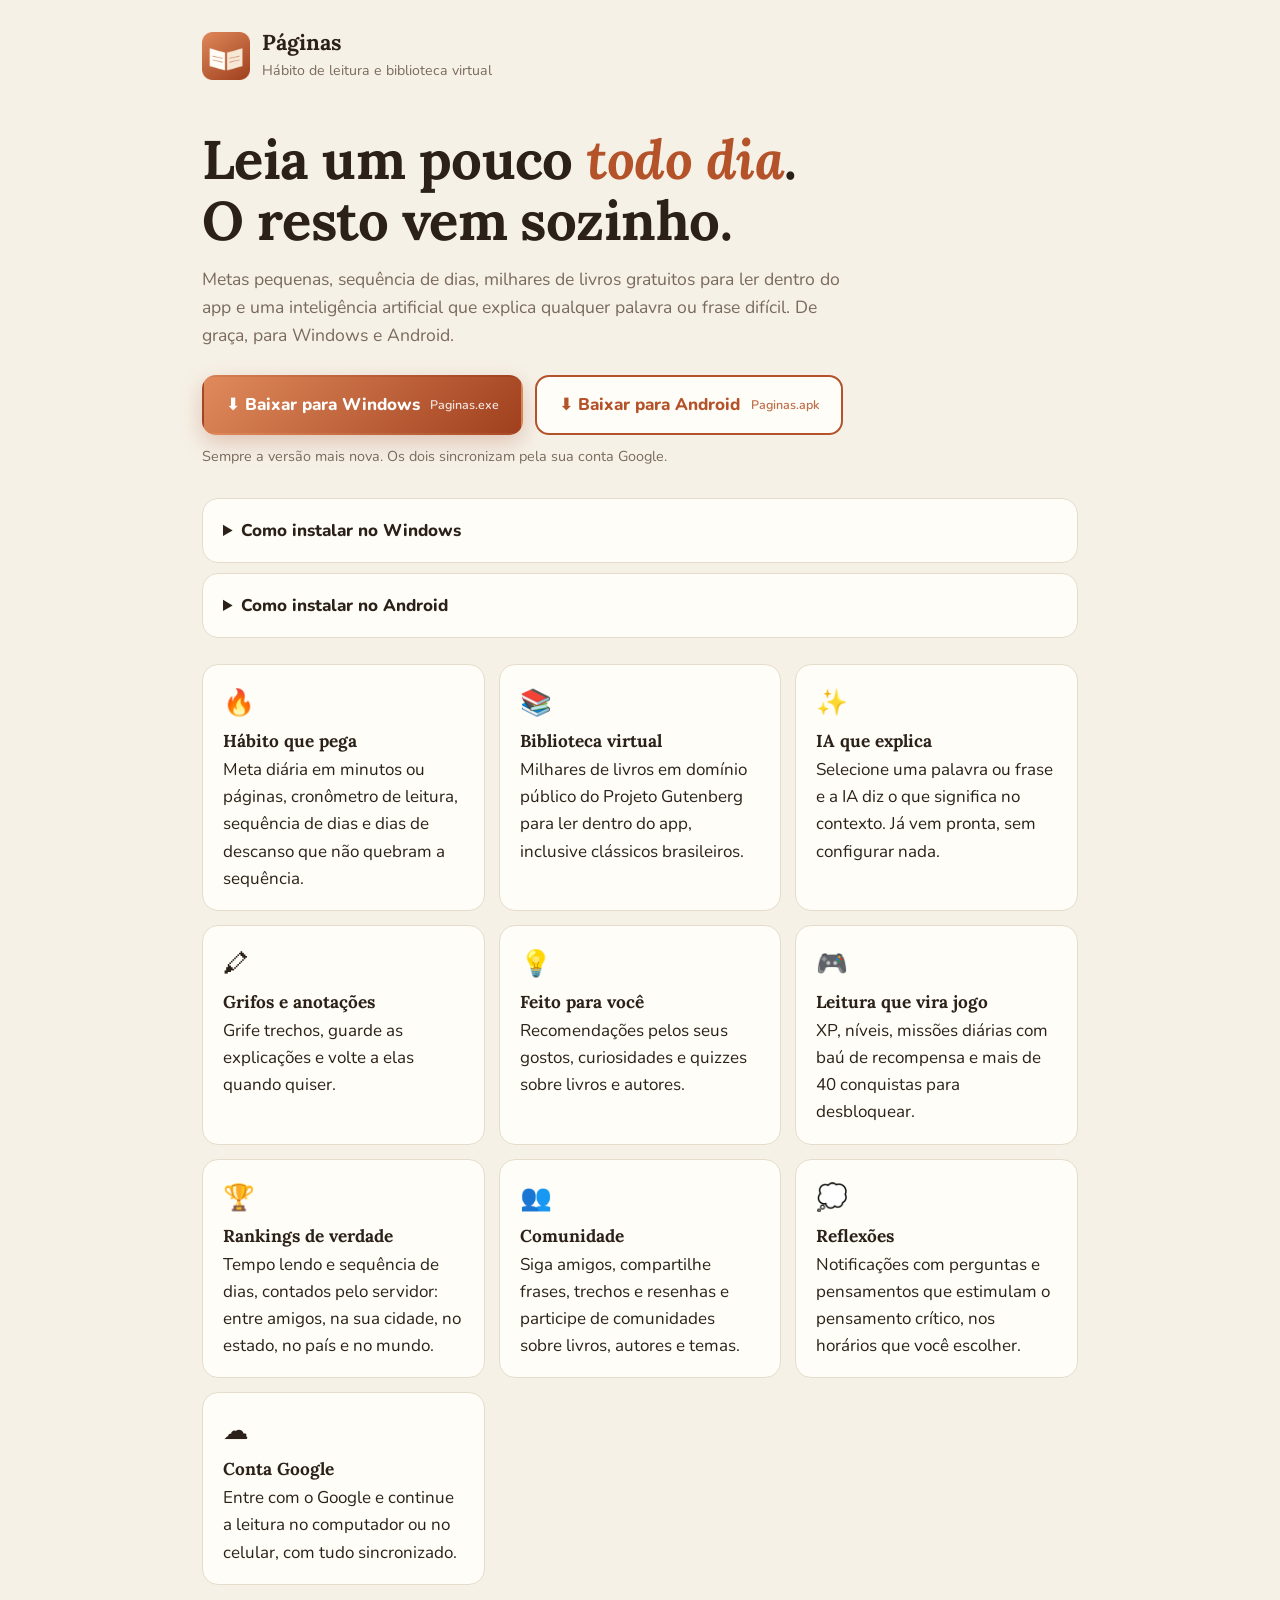
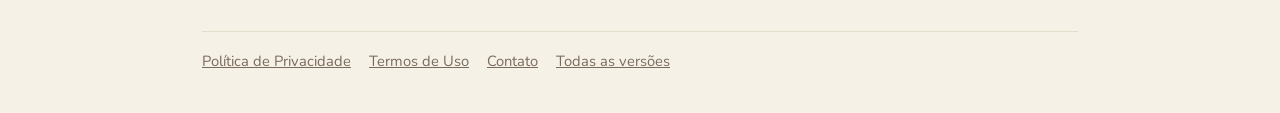
<file: docs/index.html>
<!doctype html>
<html lang="pt-BR"><head><meta charset="utf-8"><meta name="viewport" content="width=device-width,initial-scale=1">
<title>Páginas: hábito de leitura e biblioteca virtual</title>
<meta name="description" content="Crie o hábito de ler: metas diárias, milhares de livros gratuitos para ler no app e uma IA que explica os trechos difíceis. Para Windows e Android.">
<link rel="icon" href="icone.png">
<link rel="preconnect" href="https://fonts.googleapis.com"><link rel="preconnect" href="https://fonts.gstatic.com" crossorigin>
<link href="https://fonts.googleapis.com/css2?family=Lora:ital,wght@0,700;1,700&family=Nunito:wght@400;600;800&display=swap" rel="stylesheet">
<link rel="stylesheet" href="estilo.css"></head>
<body><main>
<header><img src="icone.png" alt=""><div><b>Páginas</b><small>Hábito de leitura e biblioteca virtual</small></div></header>
<h1>Leia um pouco <em>todo dia</em>.<br>O resto vem sozinho.</h1>
<p class="sub">Metas pequenas, sequência de dias, milhares de livros gratuitos para ler dentro do app e uma inteligência artificial que explica qualquer palavra ou frase difícil. De graça, para Windows e Android.</p>
<div class="bts">
  <a class="btn" id="bWin" href="https://github.com/LimaBat/Paginas/releases/latest/download/Paginas.exe">⬇ Baixar para Windows<small>Paginas.exe</small></a>
  <a class="btn" id="bAnd" href="https://github.com/LimaBat/Paginas/releases/latest/download/Paginas.apk">⬇ Baixar para Android<small>Paginas.apk</small></a>
</div>
<p class="nota" id="ver">Sempre a versão mais nova. Os dois sincronizam pela sua conta Google.</p>

<details class="card"><summary>Como instalar no Windows</summary>
<ol>
<li>Clique em <b>Baixar para Windows</b>. Se o navegador perguntar, escolha <b>Manter</b>.</li>
<li>Dê dois cliques em <b>Paginas.exe</b>. Se aparecer "O Windows protegeu o computador", clique em <b>Mais informações &gt; Executar assim mesmo</b>.</li>
<li>Se o antivírus reclamar, é um alarme falso comum em programas novos sem assinatura digital: o código do Páginas é aberto e pode ser conferido no GitHub. Você também pode usar a <a href="https://github.com/LimaBat/Paginas/releases/latest/download/Paginas.bat">versão Paginas.bat</a>, que faz exatamente o mesmo.</li>
<li>Pronto: o Páginas abre numa janela própria e cria um atalho com o ícone do Páginas na Área de Trabalho e no menu Iniciar. Não precisa instalar mais nada.</li>
</ol></details>
<details class="card"><summary>Como instalar no Android</summary>
<ol>
<li>No celular, toque em <b>Baixar para Android</b> e abra o arquivo <b>Paginas.apk</b> quando o download terminar.</li>
<li>Se aparecer "Por segurança, seu telefone não tem permissão para instalar apps desta fonte", toque em <b>Configurações</b>, ative <b>Permitir desta fonte</b> e volte.</li>
<li>Toque em <b>Instalar</b>. Se o Google Play Protect avisar sobre um app desconhecido, toque em <b>Mais detalhes &gt; Instalar mesmo assim</b>.</li>
</ol>
<p class="nota" style="margin:8px 0 0">Funciona no Android 8 ou mais novo. O app avisa quando sair uma versão nova.</p></details>

<div class="cards">
<div class="card"><span class="e">🔥</span><b>Hábito que pega</b>Meta diária em minutos ou páginas, cronômetro de leitura, sequência de dias e dias de descanso que não quebram a sequência.</div>
<div class="card"><span class="e">📚</span><b>Biblioteca virtual</b>Milhares de livros em domínio público do Projeto Gutenberg para ler dentro do app, inclusive clássicos brasileiros.</div>
<div class="card"><span class="e">✨</span><b>IA que explica</b>Selecione uma palavra ou frase e a IA diz o que significa no contexto. Já vem pronta, sem configurar nada.</div>
<div class="card"><span class="e">🖍</span><b>Grifos e anotações</b>Grife trechos, guarde as explicações e volte a elas quando quiser.</div>
<div class="card"><span class="e">💡</span><b>Feito para você</b>Recomendações pelos seus gostos, curiosidades e quizzes sobre livros e autores.</div>
<div class="card"><span class="e">🎮</span><b>Leitura que vira jogo</b>XP, níveis, missões diárias com baú de recompensa e mais de 40 conquistas para desbloquear.</div>
<div class="card"><span class="e">🏆</span><b>Rankings de verdade</b>Tempo lendo e sequência de dias, contados pelo servidor: entre amigos, na sua cidade, no estado, no país e no mundo.</div>
<div class="card"><span class="e">👥</span><b>Comunidade</b>Siga amigos, compartilhe frases, trechos e resenhas e participe de comunidades sobre livros, autores e temas.</div>
<div class="card"><span class="e">💭</span><b>Reflexões</b>Notificações com perguntas e pensamentos que estimulam o pensamento crítico, nos horários que você escolher.</div>
<div class="card"><span class="e">☁️</span><b>Conta Google</b>Entre com o Google e continue a leitura no computador ou no celular, com tudo sincronizado.</div>
</div>

<footer><a href="privacidade.html">Política de Privacidade</a><a href="termos.html">Termos de Uso</a><a href="https://github.com/LimaBat/Paginas/issues">Contato</a><a href="https://github.com/LimaBat/Paginas/releases">Todas as versões</a></footer>
</main>
<script>
(function () {
  var ua = navigator.userAgent, and = /Android/i.test(ua);
  document.getElementById(and ? 'bAnd' : 'bWin').classList.add('principal');
  if (and) { var a = document.getElementById('bAnd'); a.parentNode.insertBefore(a, a.parentNode.firstChild); }
  fetch('https://api.github.com/repos/LimaBat/Paginas/releases/latest').then(function (r) { return r.ok ? r.json() : null; }).then(function (j) {
    if (j && j.tag_name) document.getElementById('ver').textContent = 'Versão ' + j.tag_name.replace(/^v/i, '') + '. Os dois sincronizam pela sua conta Google.';
  }).catch(function () {});
})();
</script>
</body></html>
</file>
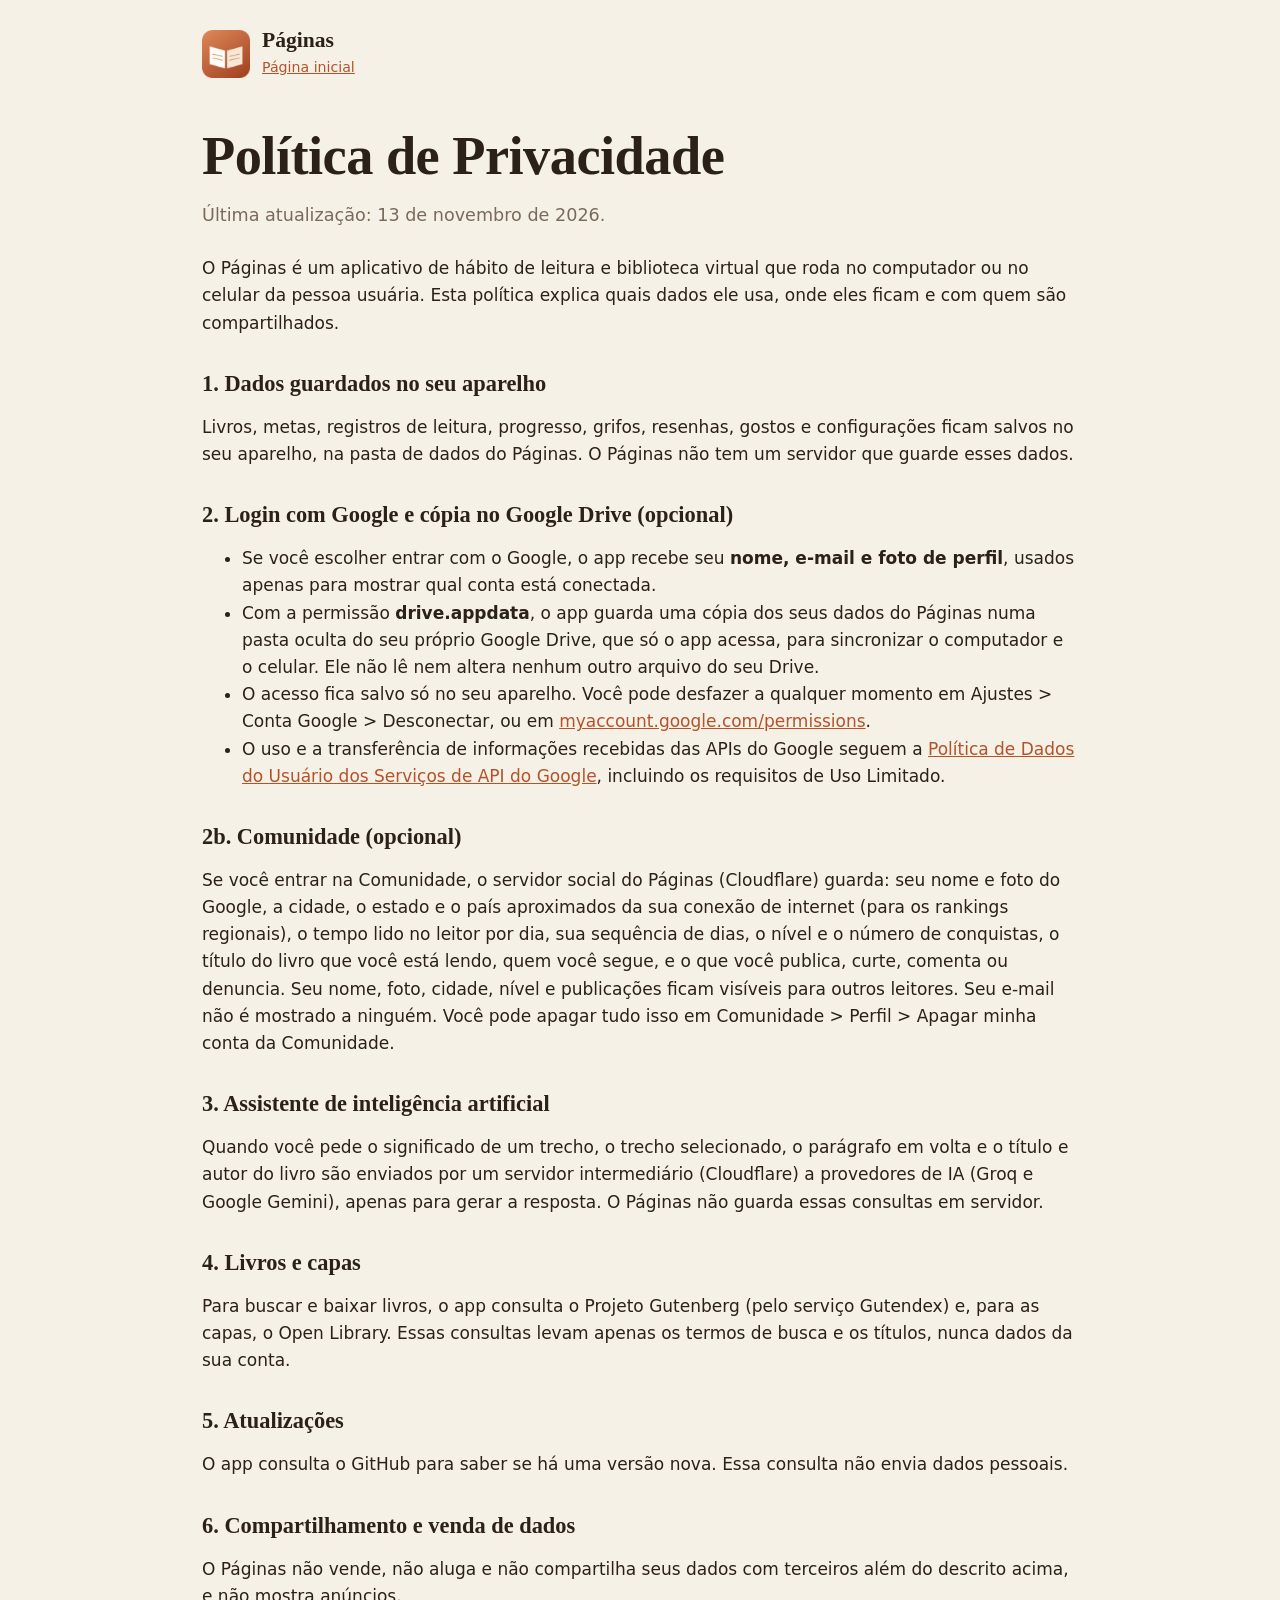
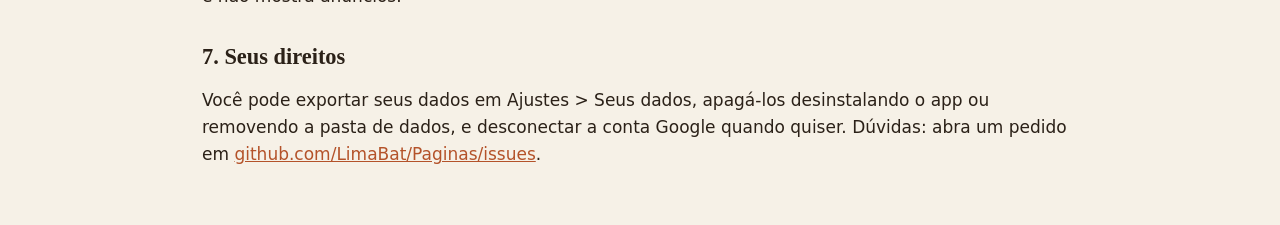
<file: docs/privacidade.html>
<!doctype html>
<html lang="pt-BR"><head><meta charset="utf-8"><meta name="viewport" content="width=device-width,initial-scale=1">
<title>Política de Privacidade · Páginas</title><link rel="icon" href="icone.png"><link rel="stylesheet" href="estilo.css"></head>
<body><main>
<header><img src="icone.png" alt=""><div><b>Páginas</b><small><a href="index.html">Página inicial</a></small></div></header>
<h1>Política de Privacidade</h1>
<p class="sub">Última atualização: 13 de novembro de 2026.</p>
<p>O Páginas é um aplicativo de hábito de leitura e biblioteca virtual que roda no computador ou no celular da pessoa usuária. Esta política explica quais dados ele usa, onde eles ficam e com quem são compartilhados.</p>
<h2>1. Dados guardados no seu aparelho</h2>
<p>Livros, metas, registros de leitura, progresso, grifos, resenhas, gostos e configurações ficam salvos no seu aparelho, na pasta de dados do Páginas. O Páginas não tem um servidor que guarde esses dados.</p>
<h2>2. Login com Google e cópia no Google Drive (opcional)</h2>
<ul>
<li>Se você escolher entrar com o Google, o app recebe seu <b>nome, e-mail e foto de perfil</b>, usados apenas para mostrar qual conta está conectada.</li>
<li>Com a permissão <b>drive.appdata</b>, o app guarda uma cópia dos seus dados do Páginas numa pasta oculta do seu próprio Google Drive, que só o app acessa, para sincronizar o computador e o celular. Ele não lê nem altera nenhum outro arquivo do seu Drive.</li>
<li>O acesso fica salvo só no seu aparelho. Você pode desfazer a qualquer momento em Ajustes &gt; Conta Google &gt; Desconectar, ou em <a href="https://myaccount.google.com/permissions">myaccount.google.com/permissions</a>.</li>
<li>O uso e a transferência de informações recebidas das APIs do Google seguem a <a href="https://developers.google.com/terms/api-services-user-data-policy">Política de Dados do Usuário dos Serviços de API do Google</a>, incluindo os requisitos de Uso Limitado.</li>
</ul>
<h2>2b. Comunidade (opcional)</h2>
<p>Se você entrar na Comunidade, o servidor social do Páginas (Cloudflare) guarda: seu nome e foto do Google, a cidade, o estado e o país aproximados da sua conexão de internet (para os rankings regionais), o tempo lido no leitor por dia, sua sequência de dias, o nível e o número de conquistas, o título do livro que você está lendo, quem você segue, e o que você publica, curte, comenta ou denuncia. Seu nome, foto, cidade, nível e publicações ficam visíveis para outros leitores. Seu e-mail não é mostrado a ninguém. Você pode apagar tudo isso em Comunidade &gt; Perfil &gt; Apagar minha conta da Comunidade.</p>
<h2>3. Assistente de inteligência artificial</h2>
<p>Quando você pede o significado de um trecho, o trecho selecionado, o parágrafo em volta e o título e autor do livro são enviados por um servidor intermediário (Cloudflare) a provedores de IA (Groq e Google Gemini), apenas para gerar a resposta. O Páginas não guarda essas consultas em servidor.</p>
<h2>4. Livros e capas</h2>
<p>Para buscar e baixar livros, o app consulta o Projeto Gutenberg (pelo serviço Gutendex) e, para as capas, o Open Library. Essas consultas levam apenas os termos de busca e os títulos, nunca dados da sua conta.</p>
<h2>5. Atualizações</h2>
<p>O app consulta o GitHub para saber se há uma versão nova. Essa consulta não envia dados pessoais.</p>
<h2>6. Compartilhamento e venda de dados</h2>
<p>O Páginas não vende, não aluga e não compartilha seus dados com terceiros além do descrito acima, e não mostra anúncios.</p>
<h2>7. Seus direitos</h2>
<p>Você pode exportar seus dados em Ajustes &gt; Seus dados, apagá-los desinstalando o app ou removendo a pasta de dados, e desconectar a conta Google quando quiser. Dúvidas: abra um pedido em <a href="https://github.com/LimaBat/Paginas/issues">github.com/LimaBat/Paginas/issues</a>.</p>
</main></body></html>
</file>
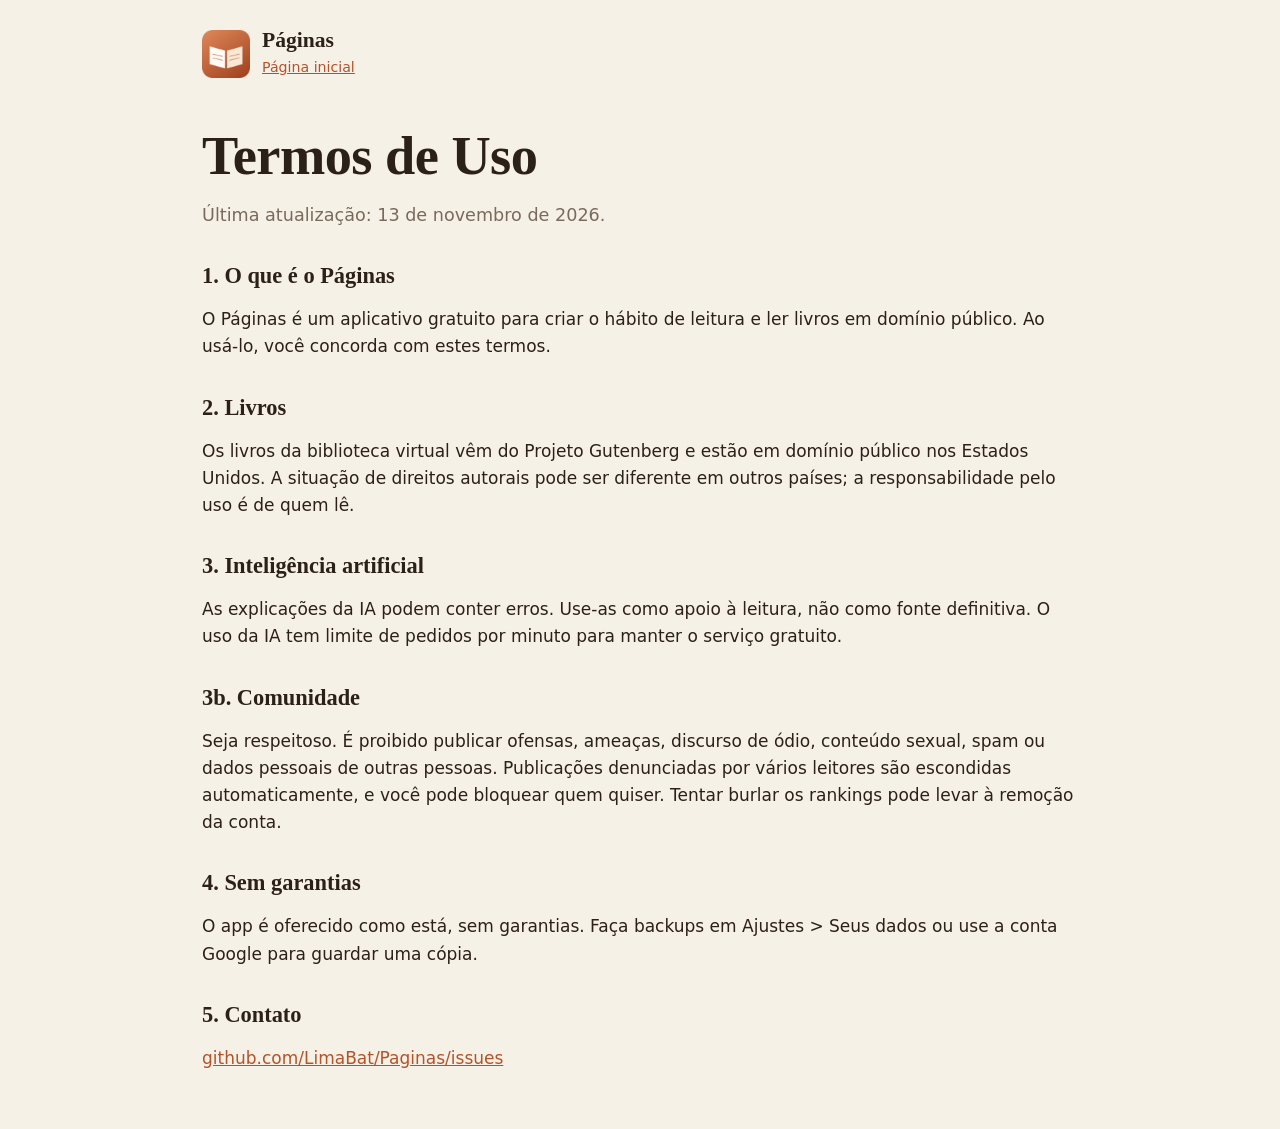
<file: docs/termos.html>
<!doctype html>
<html lang="pt-BR"><head><meta charset="utf-8"><meta name="viewport" content="width=device-width,initial-scale=1">
<title>Termos de Uso · Páginas</title><link rel="icon" href="icone.png"><link rel="stylesheet" href="estilo.css"></head>
<body><main>
<header><img src="icone.png" alt=""><div><b>Páginas</b><small><a href="index.html">Página inicial</a></small></div></header>
<h1>Termos de Uso</h1>
<p class="sub">Última atualização: 13 de novembro de 2026.</p>
<h2>1. O que é o Páginas</h2>
<p>O Páginas é um aplicativo gratuito para criar o hábito de leitura e ler livros em domínio público. Ao usá-lo, você concorda com estes termos.</p>
<h2>2. Livros</h2>
<p>Os livros da biblioteca virtual vêm do Projeto Gutenberg e estão em domínio público nos Estados Unidos. A situação de direitos autorais pode ser diferente em outros países; a responsabilidade pelo uso é de quem lê.</p>
<h2>3. Inteligência artificial</h2>
<p>As explicações da IA podem conter erros. Use-as como apoio à leitura, não como fonte definitiva. O uso da IA tem limite de pedidos por minuto para manter o serviço gratuito.</p>
<h2>3b. Comunidade</h2>
<p>Seja respeitoso. É proibido publicar ofensas, ameaças, discurso de ódio, conteúdo sexual, spam ou dados pessoais de outras pessoas. Publicações denunciadas por vários leitores são escondidas automaticamente, e você pode bloquear quem quiser. Tentar burlar os rankings pode levar à remoção da conta.</p>
<h2>4. Sem garantias</h2>
<p>O app é oferecido como está, sem garantias. Faça backups em Ajustes &gt; Seus dados ou use a conta Google para guardar uma cópia.</p>
<h2>5. Contato</h2>
<p><a href="https://github.com/LimaBat/Paginas/issues">github.com/LimaBat/Paginas/issues</a></p>
</main></body></html>
</file>
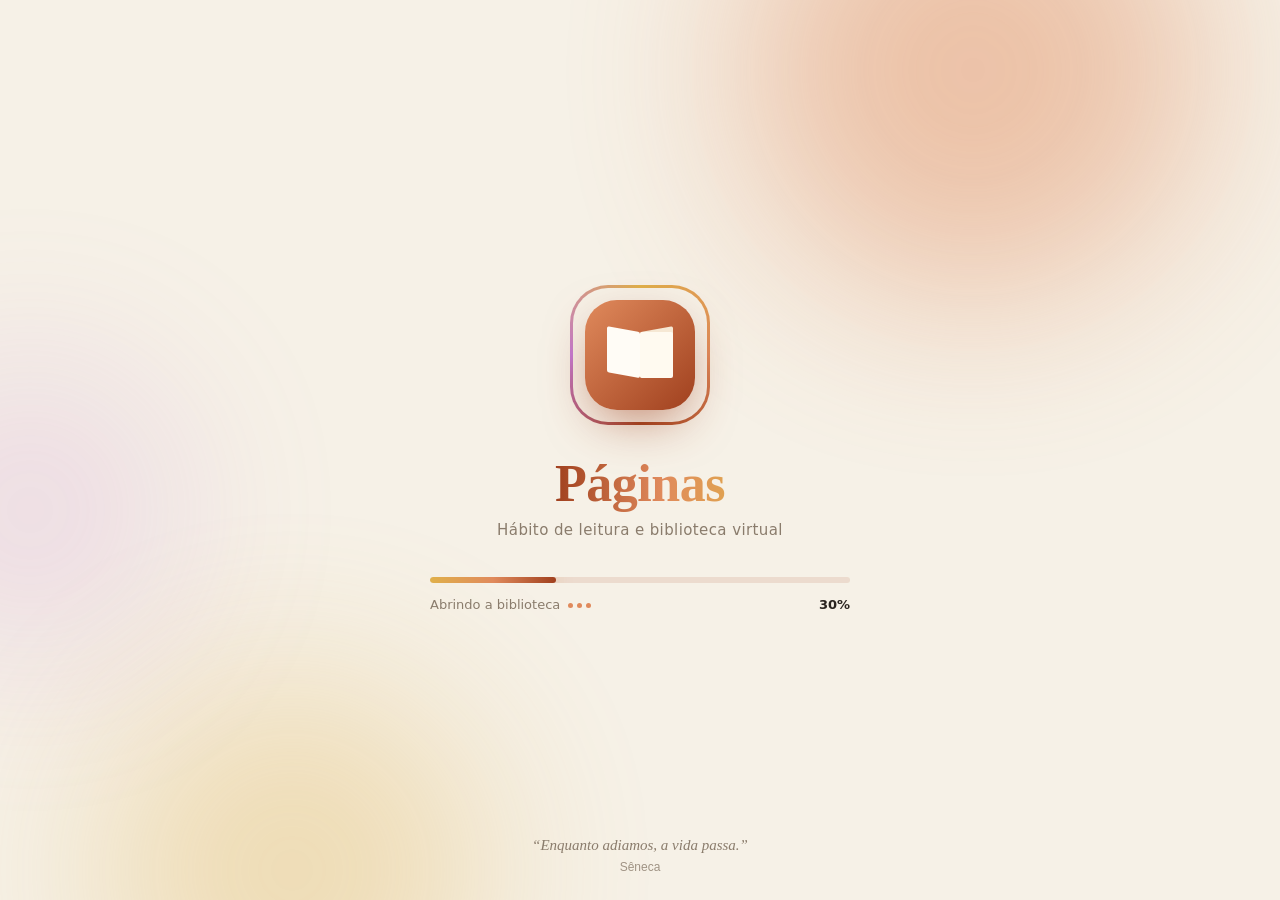
<file: ferramentas/abertura.html>
<!doctype html>
<html lang="pt-BR"><head><meta charset="utf-8"><meta name="viewport" content="width=device-width,initial-scale=1"><title>Páginas</title>
<style>
*{box-sizing:border-box;margin:0;padding:0}
html,body{height:100%;overflow:hidden}
:root{--bg:#f6f1e7;--ink:#2a2420;--mut:#8a7c6c;--a1:#e08a5c;--a2:#a0401e;--a3:#e0b04a;--trilho:rgba(160,64,30,.12);--card:#fffdf8}
@media(prefers-color-scheme:dark){:root{--bg:#14110e;--ink:#f0e8db;--mut:#a39886;--trilho:rgba(240,232,219,.12);--card:#25211d}}
body{background:var(--bg);color:var(--ink);font-family:"Segoe UI",system-ui,sans-serif;display:grid;place-items:center;position:relative;transition:opacity .55s ease,transform .55s ease;user-select:none;cursor:default}
body.saindo{opacity:0;transform:scale(1.03)}
.orb{position:fixed;border-radius:50%;filter:blur(90px);opacity:.45;animation:flut 16s ease-in-out infinite}
.orb.a{width:460px;height:460px;background:var(--a1);top:-160px;right:6%}
.orb.b{width:380px;height:380px;background:var(--a3);bottom:-160px;left:8%;animation-delay:-6s;animation-duration:20s;opacity:.32}
.orb.c{width:300px;height:300px;background:#c47bd6;top:40%;left:-120px;animation-delay:-11s;animation-duration:24s;opacity:.18}
@keyframes flut{0%,100%{transform:translate(0,0) scale(1)}50%{transform:translate(40px,-30px) scale(1.12)}}
#letras{position:fixed;inset:0;overflow:hidden;pointer-events:none}
#letras i{position:absolute;bottom:-60px;font:italic 700 22px Georgia,serif;color:var(--a2);opacity:0;animation:voa linear infinite}
@keyframes voa{0%{transform:translateY(0) rotate(0);opacity:0}12%{opacity:.22}85%{opacity:.14}100%{transform:translateY(-115vh) rotate(var(--r));opacity:0}}
.centro{position:relative;z-index:2;display:flex;flex-direction:column;align-items:center;text-align:center;padding:24px;animation:entra .9s cubic-bezier(.2,.8,.2,1) both}
@keyframes entra{from{opacity:0;transform:translateY(18px) scale(.97)}}
.logo{position:relative;width:140px;height:140px;display:grid;place-items:center;margin-bottom:30px}
.anel{position:absolute;inset:0;border-radius:38px;background:conic-gradient(from 0deg,var(--a3),var(--a1),var(--a2),#c47bd6,var(--a3));animation:gira 3.4s linear infinite}
.anel::after{content:"";position:absolute;inset:3px;border-radius:35px;background:var(--bg)}
.pulso{position:absolute;inset:-8px;border-radius:46px;border:2px solid var(--a1);opacity:0;animation:pulso 2.4s ease-out infinite}
.pulso.b{animation-delay:1.2s}
@keyframes gira{to{transform:rotate(360deg)}}
@keyframes pulso{0%{transform:scale(.9);opacity:.7}100%{transform:scale(1.5);opacity:0}}
.nucleo{position:relative;width:110px;height:110px;border-radius:32px;background:linear-gradient(135deg,var(--a1),var(--a2));display:grid;place-items:center;box-shadow:0 18px 50px -12px rgba(160,64,30,.65);animation:flutua 3s ease-in-out infinite;perspective:300px}
@keyframes flutua{50%{transform:translateY(-6px)}}
.livro{position:relative;width:66px;height:46px}
.livro .pg{position:absolute;top:0;width:33px;height:46px;background:#fffcf6;border-radius:2px}
.livro .esq{left:0;transform:skewY(10deg);transform-origin:right;background:#fffcf6}
.livro .dir{right:0;transform:skewY(-10deg);transform-origin:left;background:#f6e8d4}
.livro .vira{right:0;width:33px;height:46px;position:absolute;top:0;background:#fffaf0;transform-origin:left center;border-radius:2px;animation:folheia 2.2s cubic-bezier(.45,.05,.55,.95) infinite;backface-visibility:visible}
@keyframes folheia{0%,15%{transform:rotateY(0) skewY(-10deg)}55%,100%{transform:rotateY(-180deg) skewY(-10deg);opacity:.9}}
.livro .ln{position:absolute;height:2px;background:rgba(180,83,42,.45);border-radius:2px}
h1{font:700 52px/1.1 Georgia,"Times New Roman",serif;letter-spacing:-.5px;background:linear-gradient(90deg,var(--a2),var(--a1),var(--a3),var(--a1),var(--a2));background-size:250% auto;-webkit-background-clip:text;background-clip:text;color:transparent;animation:brilho 5s linear infinite}
@keyframes brilho{to{background-position:250% 0}}
.sub{color:var(--mut);margin-top:8px;font-size:15px;letter-spacing:.4px}
.prog{width:min(420px,78vw);margin-top:38px}
.trilho{height:6px;border-radius:99px;background:var(--trilho);overflow:hidden;position:relative}
.trilho i{display:block;height:100%;width:0;border-radius:99px;background:linear-gradient(90deg,var(--a3),var(--a1),var(--a2));box-shadow:0 0 16px rgba(224,138,92,.6);position:relative}
.trilho i::after{content:"";position:absolute;inset:0;background:linear-gradient(100deg,transparent,rgba(255,255,255,.6),transparent);transform:translateX(-100%);animation:varre 1.4s ease-in-out infinite}
@keyframes varre{to{transform:translateX(100%)}}
.info{display:flex;justify-content:space-between;align-items:center;margin-top:12px;font-size:13px;color:var(--mut);min-height:20px}
#msg{transition:opacity .25s,transform .25s}
#msg.troca{opacity:0;transform:translateY(5px)}
#pct{font-variant-numeric:tabular-nums;color:var(--ink);font-weight:600}
.pontos{display:inline-flex;gap:4px;margin-left:8px;vertical-align:middle}
.pontos i{width:5px;height:5px;border-radius:50%;background:var(--a1);animation:ponto 1.1s infinite}
.pontos i:nth-child(2){animation-delay:.18s}.pontos i:nth-child(3){animation-delay:.36s}
@keyframes ponto{0%,80%,100%{opacity:.2;transform:scale(.8)}40%{opacity:1;transform:scale(1.2)}}
.citacao{position:fixed;bottom:26px;left:0;right:0;text-align:center;font:italic 15px/1.5 Georgia,serif;color:var(--mut);z-index:2;padding:0 24px;animation:entra 1.2s .5s both}
.citacao small{display:block;font:12px "Segoe UI",sans-serif;font-style:normal;margin-top:4px;opacity:.8}
.erro{display:none;margin-top:26px;max-width:460px;padding:14px 18px;border:1px solid rgba(220,80,60,.5);background:rgba(220,80,60,.1);color:#c0392b;border-radius:14px;font-size:14px;line-height:1.5}
@media(prefers-reduced-motion:reduce){*{animation-duration:.01ms!important;animation-iteration-count:1!important}}
</style></head><body>
<div class="orb a"></div><div class="orb b"></div><div class="orb c"></div>
<div id="letras"></div>
<div class="centro">
  <div class="logo"><span class="pulso"></span><span class="pulso b"></span><span class="anel"></span>
    <div class="nucleo"><div class="livro"><span class="pg esq"></span><span class="pg dir"></span><span class="vira"></span></div></div></div>
  <h1>Páginas</h1><div class="sub">Hábito de leitura e biblioteca virtual</div>
  <div class="prog"><div class="trilho"><i id="bar"></i></div>
    <div class="info"><span><span id="msg">Abrindo a biblioteca</span><span class="pontos"><i></i><i></i><i></i></span></span><span id="pct">0%</span></div></div>
  <div class="erro" id="erro"></div>
</div>
<div class="citacao" id="cit"></div>
<script>
(function(){
var L='abcdefghijlmnopqrstuvçãéêóõ❝❞§¶&?!'.split(''),box=document.getElementById('letras');
for(var i=0;i<34;i++){var e=document.createElement('i');e.textContent=L[Math.floor(Math.random()*L.length)];e.style.left=(Math.random()*100)+'%';e.style.fontSize=(14+Math.random()*26)+'px';e.style.animationDuration=(9+Math.random()*10)+'s';e.style.animationDelay=(-Math.random()*18)+'s';e.style.setProperty('--r',(Math.random()*120-60)+'deg');box.appendChild(e);}
var C=[['Ler é sonhar pela mão de outrem.','Fernando Pessoa'],['Um país se faz com homens e livros.','Monteiro Lobato'],['Tudo vale a pena se a alma não é pequena.','Fernando Pessoa'],['Ousa saber!','Horácio'],['Mudam-se os tempos, mudam-se as vontades.','Luís de Camões'],['O essencial é invisível aos olhos.','Antoine de Saint-Exupéry'],['Enquanto adiamos, a vida passa.','Sêneca']];
var c=C[Math.floor(Math.random()*C.length)];document.getElementById('cit').innerHTML='“'+c[0]+'”<small>'+c[1]+'</small>';
var M=['Abrindo a biblioteca','Tirando o pó das estantes','Separando seus livros','Marcando a página onde você parou','Acendendo a luz de leitura','Quase lá'];
var bar=document.getElementById('bar'),pct=document.getElementById('pct'),msg=document.getElementById('msg'),erro=document.getElementById('erro');
var t0=performance.now(),mostrado=0,url=null,saindo=false,parou=false,ult='',mi=0;
function setMsg(t){if(!t||t===ult)return;ult=t;msg.classList.add('troca');setTimeout(function(){msg.textContent=t;msg.classList.remove('troca');},230);}
setInterval(function(){if(!url&&!parou&&mi<M.length-1){mi++;setMsg(M[mi]);}},1300);
function quadro(){
  if(parou)return;
  var t=(performance.now()-t0)/1000,teto=url?100:Math.min(92,100*(1-Math.exp(-t/2.2)));
  if(mostrado<teto)mostrado=Math.min(teto,mostrado+Math.max(.12,(teto-mostrado)*(url?.12:.05)));
  bar.style.width=mostrado+'%';pct.textContent=Math.floor(mostrado)+'%';
  if(url&&!saindo&&mostrado>=99.6&&performance.now()-t0>1600){saindo=true;document.body.classList.add('saindo');setTimeout(function(){location.replace(url);},520);}
  requestAnimationFrame(quadro);
}
window.pronto=function(u){url=u;setMsg('Pronto!');};
window.falha=function(t){parou=true;erro.style.display='block';erro.textContent=t;setMsg('Não foi possível abrir');};
quadro();
})();
</script></body></html>
</file>
<file: docs/estilo.css>
:root{--papel:#f6f1e7;--card:#fffdf8;--tinta:#2b2118;--suave:#7a6a5c;--linha:#e6dccb;--acento:#b4532a;--acento2:#e08a5c}
*{box-sizing:border-box}
body{margin:0;background:var(--papel);color:var(--tinta);font:17px/1.6 Nunito,system-ui,sans-serif}
main{max-width:920px;margin:0 auto;padding:28px 22px 40px}
a{color:var(--acento)}
header{display:flex;align-items:center;gap:12px;margin-bottom:46px}
header img{width:48px;height:48px}
header b{font:700 1.35rem Lora,Georgia,serif;display:block}
header small{color:var(--suave)}
h1{font:700 clamp(2.1rem,5.5vw,3.4rem)/1.12 Lora,Georgia,serif;margin:0 0 14px;letter-spacing:-.01em}
h1 em{font-style:italic;color:var(--acento)}
h2{font:700 1.4rem Lora,Georgia,serif;margin:34px 0 10px}
.sub{color:var(--suave);font-size:1.1rem;max-width:640px;margin:0 0 26px}
.bts{display:flex;flex-wrap:wrap;gap:12px;margin:0 0 10px}
.btn{display:inline-flex;align-items:center;gap:10px;padding:14px 22px;border-radius:14px;font-weight:800;text-decoration:none;color:var(--acento);background:var(--card);border:2px solid var(--acento)}
.btn.principal{color:#fff;border-color:transparent;background:linear-gradient(135deg,var(--acento2),#a0401e);box-shadow:0 8px 22px rgba(160,64,30,.25)}
.btn small{display:block;font-weight:600;font-size:.78rem;opacity:.85}
.nota{color:var(--suave);font-size:.9rem;margin:6px 0 30px}
.cards{display:grid;grid-template-columns:repeat(auto-fit,minmax(250px,1fr));gap:14px;margin:26px 0}
.card{background:var(--card);border:1px solid var(--linha);border-radius:16px;padding:18px 20px}
.card b{display:block;font:700 1.08rem Lora,Georgia,serif;margin-bottom:4px}
.card .e{font-size:1.6rem;display:block;margin-bottom:6px}
details.card summary{cursor:pointer;font-weight:800}
details.card{margin:10px 0}
ol{margin:10px 0 0 20px;padding:0}
footer{margin-top:46px;padding-top:18px;border-top:1px solid var(--linha);display:flex;flex-wrap:wrap;gap:18px;font-size:.92rem}
footer a{color:var(--suave)}
</file>
